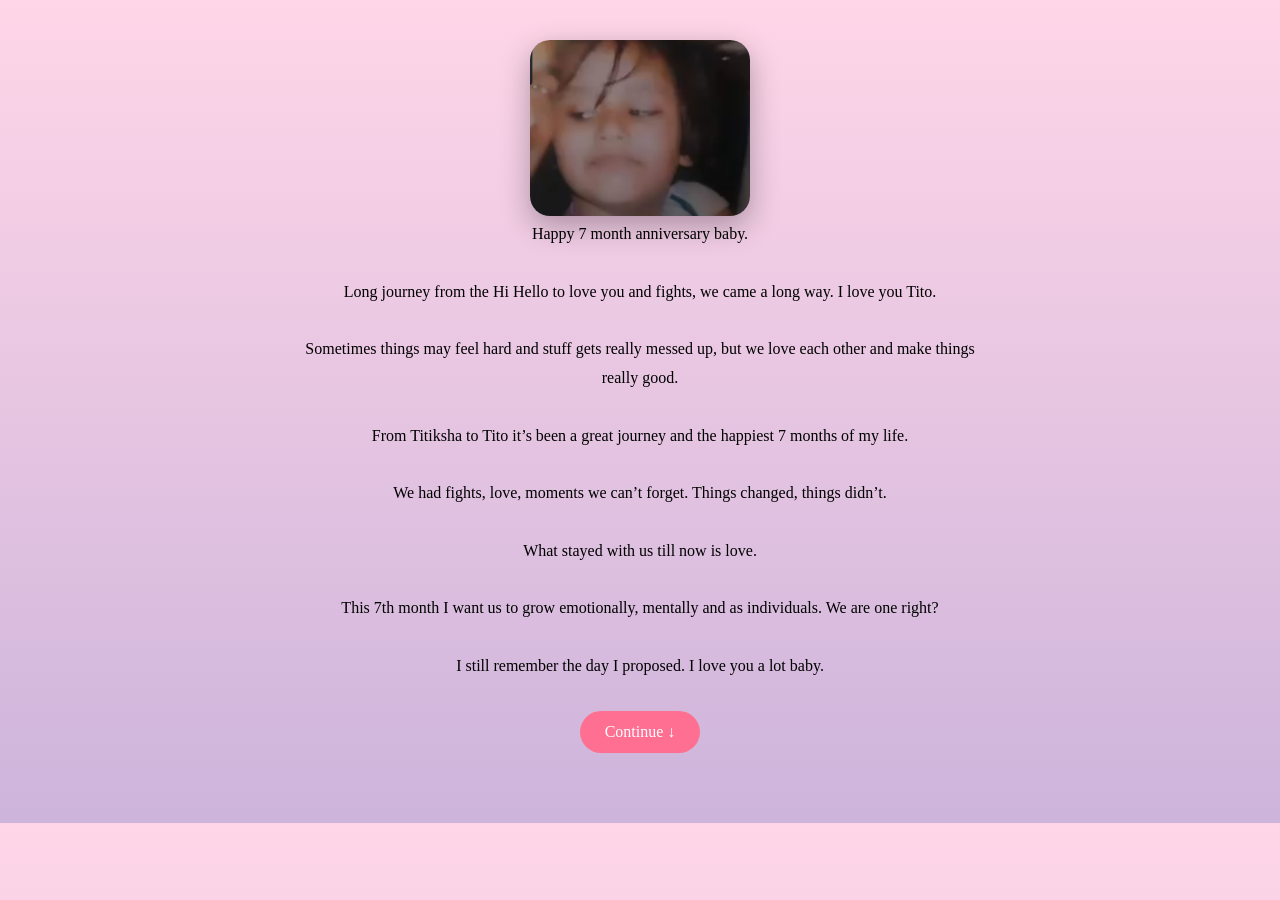
<file: index.html>
<!DOCTYPE html>
<html>
<head>
<meta charset="UTF-8">
<title>Happy 7 Months</title>
<link rel="stylesheet" href="css/style.css">
</head>
<body class="page1">

<div class="hearts"></div>

<div class="container">
  <img src="assets/her.jpg" class="hero-img">

  <div class="letter">
    Happy 7 month anniversary baby.<br><br>

    Long journey from the Hi Hello to love you and fights,
    we came a long way. I love you Tito.<br><br>

    Sometimes things may feel hard and stuff gets really messed up,
    but we love each other and make things really good.<br><br>

    From Titiksha to Tito it’s been a great journey and the happiest
    7 months of my life.<br><br>

    We had fights, love, moments we can’t forget.
    Things changed, things didn’t.<br><br>

    What stayed with us till now is love.<br><br>

    This 7th month I want us to grow emotionally,
    mentally and as individuals. We are one right?<br><br>

    I still remember the day I proposed.
    I love you a lot baby.
  </div>

  <a href="quiz.html" class="btn">Continue ↓</a>
</div>

<script src="js/main.js"></script>
</body>
</html>
</file>
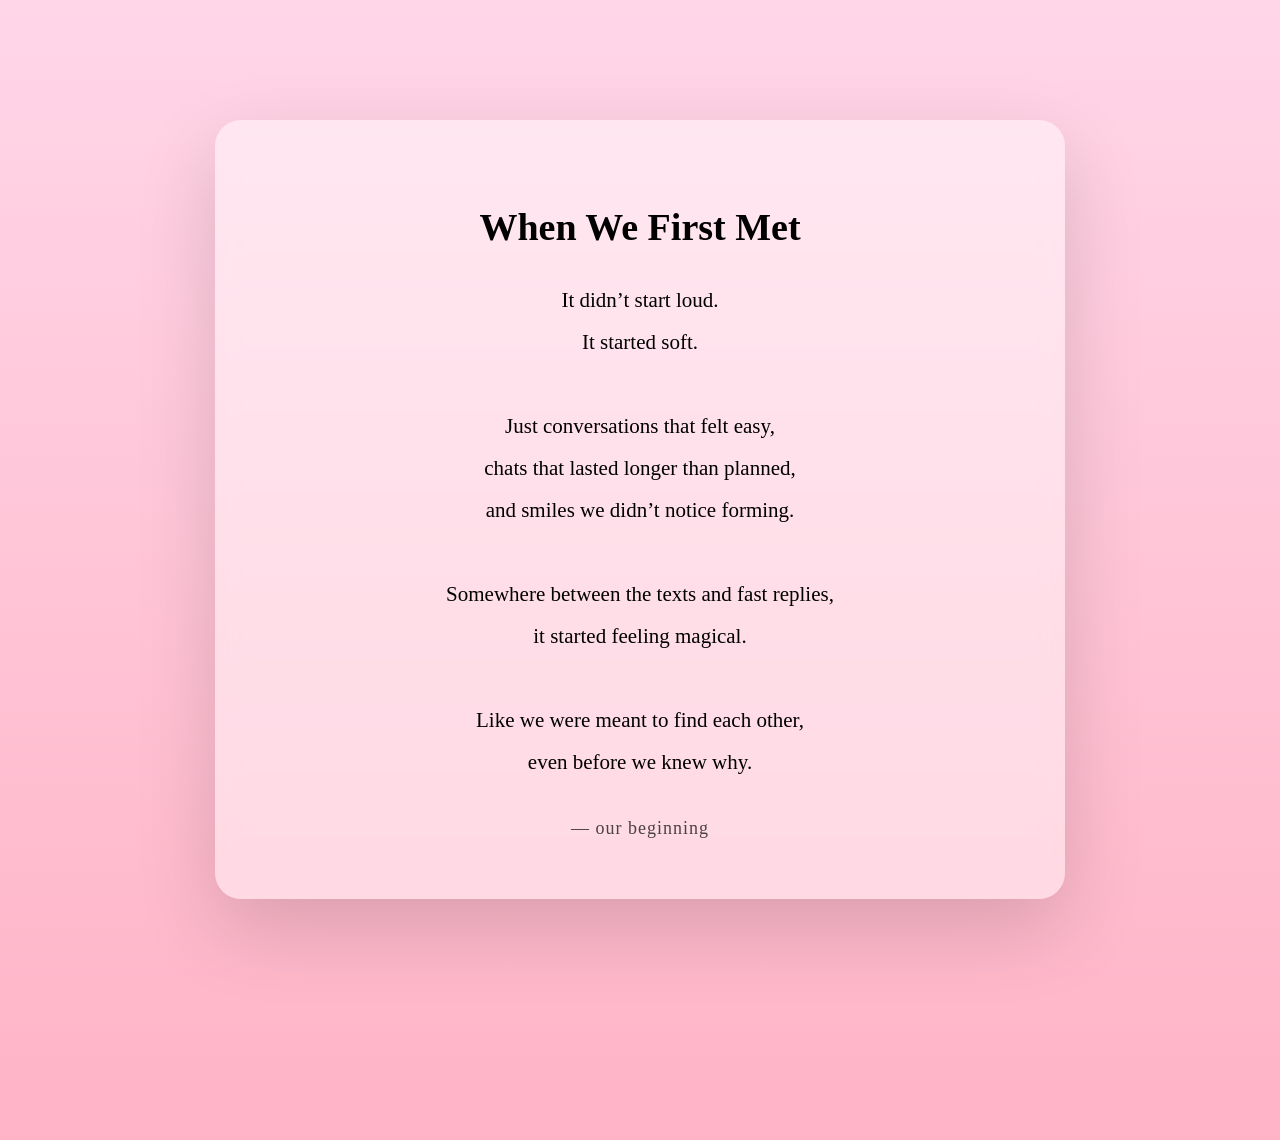
<file: moments.html>
<!DOCTYPE html>
<html lang="en">
<head>
  <meta charset="UTF-8">
  <title>When We First Met</title>
  <link rel="stylesheet" href="css/style.css">
</head>

<body class="page4">

  <!-- Falling hearts & flowers -->
  <div class="love-fall"></div>

  <!-- Main memory card -->
  <div class="memory-card">
    <h1>When We First Met</h1>

    <p>
      It didn’t start loud.<br>
      It started soft.<br><br>

      Just conversations that felt easy,<br>
      chats that lasted longer than planned,<br>
      and smiles we didn’t notice forming.<br><br>

      Somewhere between the texts and fast replies,<br>
      it started feeling magical.<br><br>

      Like we were meant to find each other,<br>
      even before we knew why.
    </p>

    <div class="signature">— our beginning</div>
  </div>

  <script src="js/main.js"></script>
</body>
</html>
</file>
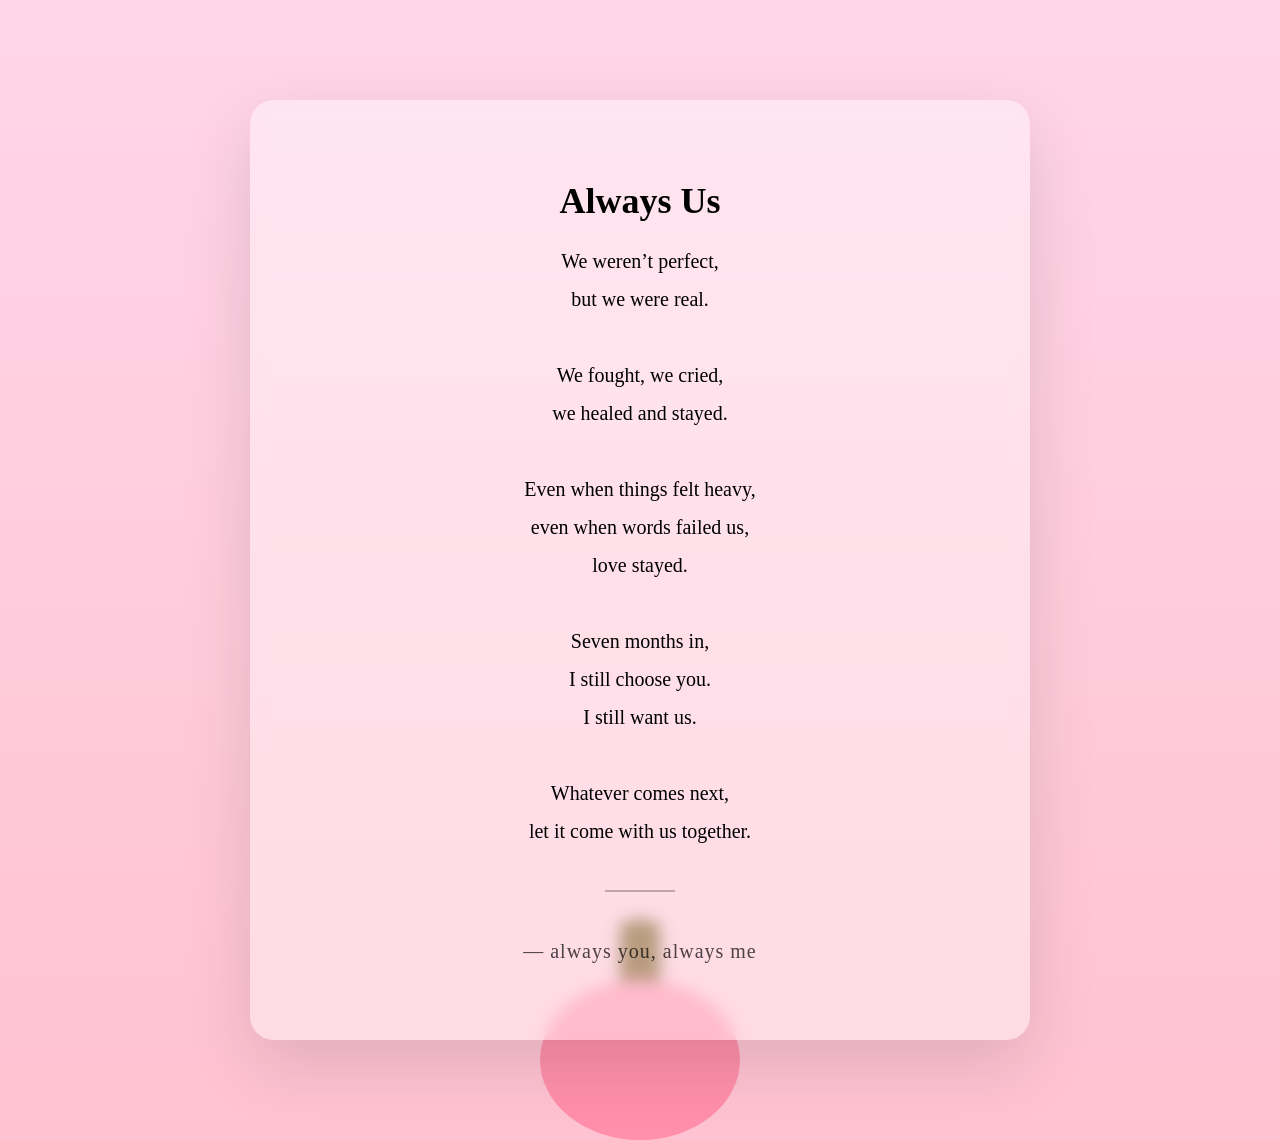
<file: poem.html>
<!DOCTYPE html>
<html lang="en">
<head>
  <meta charset="UTF-8">
  <title>Always Us</title>
  <link rel="stylesheet" href="css/style.css">
</head>
<body class="page5">

  <!-- Floating hearts -->
  <div class="hearts"></div>

  <!-- Tree -->
  <div class="tree">
    <div class="trunk"></div>
    <div class="leaves"></div>
  </div>

  <!-- Text container -->
  <div class="poem-card">
    <h2>Always Us</h2>
    <p>
      We weren’t perfect,<br>
      but we were real.<br><br>

      We fought, we cried,<br>
      we healed and stayed.<br><br>

      Even when things felt heavy,<br>
      even when words failed us,<br>
      love stayed.<br><br>

      Seven months in,<br>
      I still choose you.<br>
      I still want us.<br><br>

      Whatever comes next,<br>
      let it come with us together.
    </p>

    <div class="divider"></div>
    <p class="closing">— always you, always me</p>
  </div>

  <script src="js/main.js"></script>
</body>
</html>
</file>
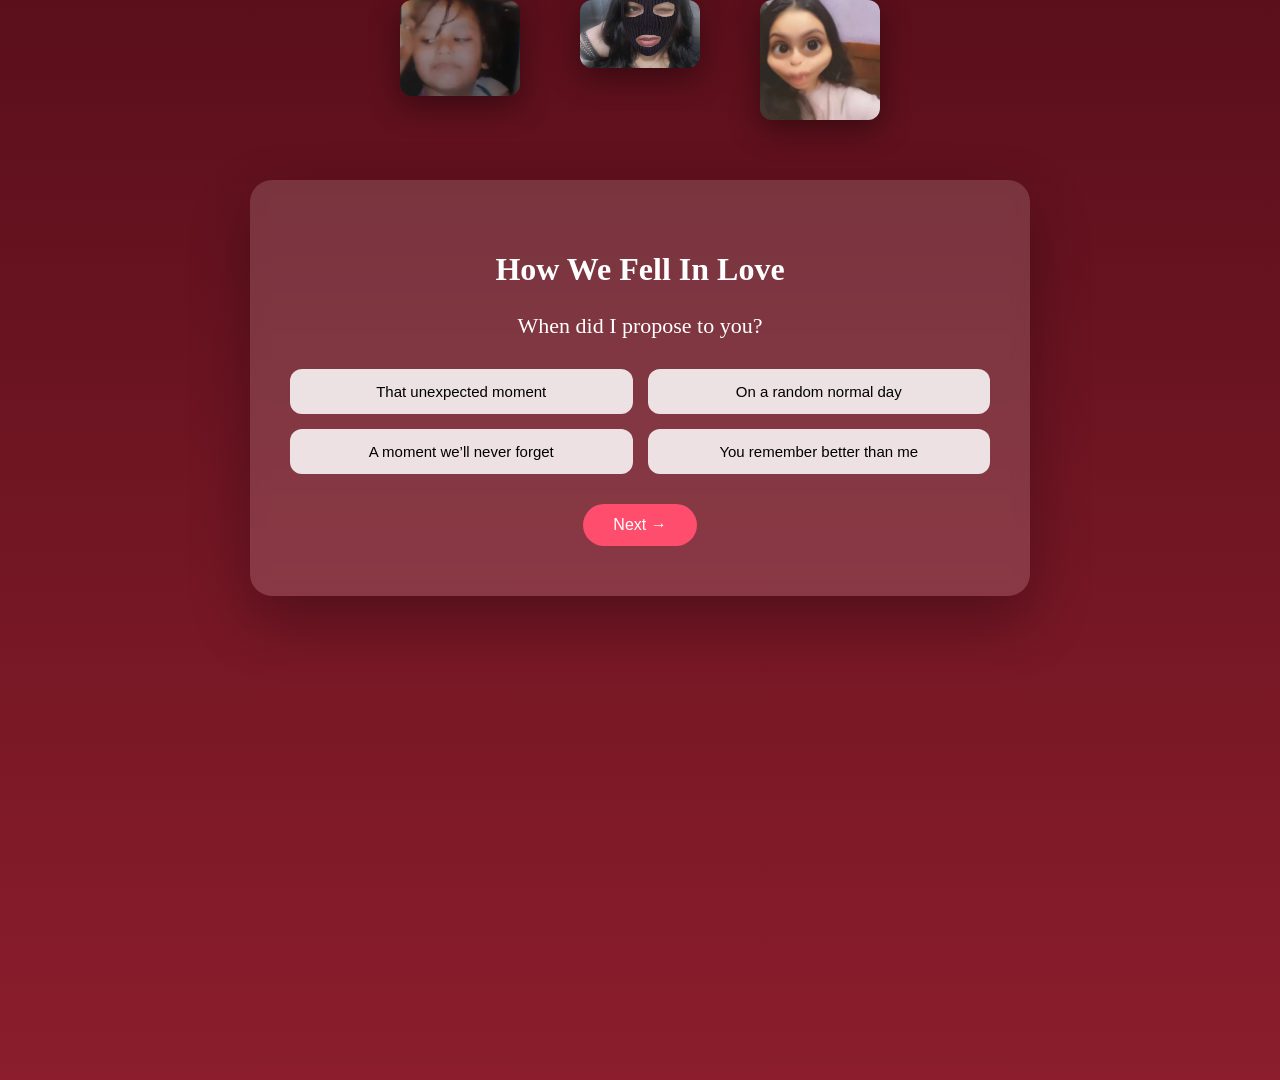
<file: quiz.html>
<!DOCTYPE html>
<html>
<head>
<meta charset="UTF-8">
<title>Our Story</title>
<link rel="stylesheet" href="css/style.css">
</head>
<body class="page2">

  <!-- Falling flowers -->
  <div class="flowers"></div>

  <!-- Hanging photos -->
  <div class="hanging-photos">
    <div class="photo">
      <span class="string"></span>
      <img src="assets/her.jpg">
    </div>
    <div class="photo">
      <span class="string"></span>
      <img src="assets/pic1.jpg">
    </div>
    <div class="photo">
      <span class="string"></span>
      <img src="assets/pic2.jpg">
    </div>
  </div>

  <!-- Quiz card -->
  <div class="quiz-card">
    <h1>How We Fell In Love</h1>

    <p id="question">
      When did I propose to you?
    </p>

    <div class="answers">
      <button>That unexpected moment</button>
      <button>On a random normal day</button>
      <button>A moment we’ll never forget</button>
      <button>You remember better than me</button>
    </div>

    <button class="next-btn">Next →</button>
  </div>

  <script src="js/main.js"></script>
</body>
</html>
</file>
<file: css/style.css>
body {
  margin: 0;
  font-family: Georgia, serif;
  text-align: center;
  background: linear-gradient(#ffd6e8,#cdb4db);
}

.container { padding: 40px; }

.hero-img {
  width: 220px;
  border-radius: 20px;
  box-shadow: 0 10px 30px rgba(0,0,0,.3);
}

.letter {
  max-width: 700px;
  margin: auto;
  line-height: 1.8;
}

.btn {
  display: inline-block;
  margin: 30px;
  padding: 12px 25px;
  background: #ff6f91;
  color: white;
  border-radius: 25px;
  text-decoration: none;
}

/* HEARTS */
.hearts {
  position: fixed;
  inset: 0;
  pointer-events: none;
}

.heart {
  position: absolute;
  bottom: -20px;
  width: 14px;
  height: 14px;
  background: pink;
  transform: rotate(45deg);
  animation: floatUp linear forwards;
}

.heart::before,.heart::after{
  content:"";
  width:14px;height:14px;
  background:pink;
  border-radius:50%;
  position:absolute;
}

.heart::before{top:-7px}
.heart::after{left:-7px}

@keyframes floatUp {
  to { transform: translateY(-110vh) rotate(45deg); opacity:0; }
}

/* TREE */
.tree img {
  width:120px;
  margin:10px;
  animation:swing 3s infinite alternate;
}

@keyframes swing {
  from{transform:rotate(-3deg)}
  to{transform:rotate(3deg)}
}

/* OCEAN */
.ocean {
  height:100vh;
  background:linear-gradient(#89cff0,#004e92);
  display:flex;
  justify-content:center;
  align-items:center;
}

.ship {
  background:white;
  padding:20px;
  border-radius:10px;
  animation:sail 12s linear infinite, bob 2s ease-in-out infinite;
}

@keyframes sail {
  from{transform:translateX(-100vw)}
  to{transform:translateX(100vw)}
}

@keyframes bob {
  50%{transform:translateY(10px)}
}

/* TIMELINE */
.timeline div {
  opacity:0;
  transform:translateY(40px);
  transition:1s;
  margin:40px;
  font-size:22px;
}

.timeline div.show {
  opacity:1;
  transform:none;
}

.poem {
  margin-top:120px;
  font-size:24px;
}
/* ===== FIX LAST PAGE (POEM) ===== */

.page5 {
  min-height: 100vh;
  padding: 80px 20px;
  overflow-y: auto;
}

.page5 body {
  overflow-y: auto;
}

.poem {
  max-width: 800px;
  margin: 0 auto;
  line-height: 1.8;
  padding-bottom: 100px;
}
/* ===== LAST PAGE ===== */
.page5 {
  min-height: 100vh;
  background: linear-gradient(180deg, #ffd6e8, #ffc2d1);
  position: relative;
  overflow-x: hidden;
  padding: 100px 20px;
  text-align: center;
  font-family: Georgia, serif;
}
.poem-card {
  max-width: 700px;
  margin: 0 auto;
  background: rgba(255, 255, 255, 0.4);
  backdrop-filter: blur(8px);
  border-radius: 24px;
  padding: 50px 40px;
  box-shadow: 0 25px 70px rgba(0,0,0,0.12);
  animation: fadeUp 1.5s ease forwards;
}

.poem-card h2 {
  font-size: 36px;
  margin-bottom: 20px;
}

.poem-card p {
  font-size: 20px;
  line-height: 1.9;
}

.closing {
  margin-top: 20px;
  font-size: 18px;
  opacity: 0.7;
  letter-spacing: 1px;
}

.divider {
  width: 70px;
  height: 2px;
  background: rgba(0,0,0,0.25);
  margin: 40px auto;
}

@keyframes fadeUp {
  from {
    opacity: 0;
    transform: translateY(30px);
  }
  to {
    opacity: 1;
    transform: translateY(0);
  }
}
.hearts {
  position: fixed;
  inset: 0;
  pointer-events: none;
  z-index: 1;
}

.heart {
  position: absolute;
  bottom: -20px;
  width: 14px;
  height: 14px;
  background: #ff5d8f;
  transform: rotate(45deg);
  animation: floatUp linear forwards;
}

.heart::before,
.heart::after {
  content: "";
  position: absolute;
  width: 14px;
  height: 14px;
  background: #ff5d8f;
  border-radius: 50%;
}

.heart::before { top: -7px; left: 0; }
.heart::after { left: -7px; top: 0; }

@keyframes floatUp {
  to {
    transform: translateY(-120vh) rotate(45deg);
    opacity: 0;
  }
}
.tree {
  position: absolute;
  bottom: 0;
  left: 50%;
  transform: translateX(-50%);
  z-index: 0;
}

.trunk {
  width: 40px;
  height: 140px;
  background: #8b5a2b;
  margin: 0 auto;
  border-radius: 10px;
}

.leaves {
  width: 200px;
  height: 160px;
  background: #ff8fab;
  border-radius: 50%;
  margin: -80px auto 0;
  animation: sway 4s ease-in-out infinite;
}

@keyframes sway {
  0%, 100% { transform: rotate(-2deg); }
  50% { transform: rotate(2deg); }
}
.page2 {
  min-height: 100vh;
  background: linear-gradient(180deg, #5a0f1b, #8b1d2c);
  overflow-x: hidden;
overflow-y: auto;
  padding-top: 180px;
  font-family: Georgia, serif;
}
.hanging-photos {
  position: absolute;
  top: 0;
  width: 100%;
  display: flex;
  justify-content: center;
  gap: 60px;
}

.photo {
  position: relative;
  animation: swing 4s ease-in-out infinite;
}

.photo img {
  width: 120px;
  border-radius: 12px;
  box-shadow: 0 10px 30px rgba(0,0,0,0.4);
}

.string {
  position: absolute;
  top: -120px;
  left: 50%;
  width: 2px;
  height: 120px;
  background: #3b0a12;
  transform: translateX(-50%);
}

@keyframes swing {
  0%,100% { transform: rotate(-2deg); }
  50% { transform: rotate(2deg); }
}
.quiz-card {
  max-width: 700px;
  margin: 0 auto;
  background: rgba(255,255,255,0.15);
  backdrop-filter: blur(8px);
  border-radius: 22px;
  padding: 50px 40px;
  text-align: center;
  color: #fff;
  box-shadow: 0 25px 60px rgba(0,0,0,0.3);
}

.quiz-card h1 {
  margin-bottom: 25px;
}

.quiz-card p {
  font-size: 22px;
  margin-bottom: 30px;
}
.answers {
  display: grid;
  grid-template-columns: 1fr 1fr;
  gap: 15px;
  margin-bottom: 30px;
}

.answers button {
  padding: 14px;
  border: none;
  border-radius: 12px;
  background: rgba(255,255,255,0.85);
  cursor: pointer;
  font-size: 15px;
  transition: 0.3s;
}

.answers button:hover {
  background: #ffb3c1;
}
.next-btn {
  padding: 12px 30px;
  background: #ff4d6d;
  border: none;
  border-radius: 30px;
  color: white;
  font-size: 16px;
  cursor: pointer;
}
.flowers {
  position: fixed;
  inset: 0;
  pointer-events: none;
}

.flower {
  position: absolute;
  top: -20px;
  width: 12px;
  height: 12px;
  background: #ffb3c1;
  border-radius: 50%;
  opacity: 0.8;
  animation: fall linear forwards;
}

@keyframes fall {
  to {
    transform: translateY(120vh) rotate(360deg);
    opacity: 0;
  }
}
.page3 {
  min-height: 100vh;
  background: linear-gradient(to top, #021024, #04395e);
  overflow: hidden;
  position: relative;
  font-family: Georgia, serif;
}

.ocean {
  position: absolute;
  bottom: 0;
  width: 100%;
  height: 40%;
}

.wave {
  position: absolute;
  width: 200%;
  height: 100px;
  background: rgba(255,255,255,0.1);
  border-radius: 100%;
  animation: waveMove 6s linear infinite;
}

.wave1 {
  bottom: 30px;
}

.wave2 {
  bottom: 0;
  animation-duration: 8s;
}

@keyframes waveMove {
  from { transform: translateX(0); }
  to { transform: translateX(-50%); }
}
.ship {
  position: absolute;
  bottom: 35%;
  left: 50%;
  transform: translateX(-50%);
  animation: shipFloat 4s ease-in-out infinite;
}

.ship-body {
  width: 140px;
  height: 40px;
  background: #5a3e2b;
  border-radius: 0 0 20px 20px;
}

.ship-top {
  width: 60px;
  height: 30px;
  background: #fff;
  margin: -30px auto 0;
  border-radius: 5px;
}

@keyframes shipFloat {
  0%,100% { transform: translate(-50%, 0); }
  50% { transform: translate(-50%, -8px); }
}
.ship-message {
  position: absolute;
  top: 20%;
  left: 50%;
  transform: translateX(-50%);
  max-width: 600px;
  background: rgba(255,255,255,0.15);
  backdrop-filter: blur(6px);
  padding: 40px;
  border-radius: 20px;
  color: #fff;
  text-align: center;
  animation: fadeIn 2s ease forwards;
}

.ship-message p {
  font-size: 20px;
  line-height: 1.8;
}

@keyframes fadeIn {
  from { opacity: 0; transform: translate(-50%, 20px); }
  to { opacity: 1; transform: translate(-50%, 0); }
}
.page4 {
  min-height: 100vh;
  background: linear-gradient(180deg, #ffd6e8, #ffb3c6);
  overflow-x: hidden;
  position: relative;
  padding: 120px 20px;
  font-family: Georgia, serif;
}
.memory-card {
  max-width: 750px;
  margin: 0 auto;
  background: rgba(255,255,255,0.45);
  backdrop-filter: blur(10px);
  border-radius: 26px;
  padding: 60px 50px;
  text-align: center;
  box-shadow: 0 30px 80px rgba(0,0,0,0.15);
  animation: fadeUp 1.8s ease forwards;
}

.memory-card h1 {
  font-size: 38px;
  margin-bottom: 30px;
}

.memory-card p {
  font-size: 21px;
  line-height: 2;
}

.signature {
  margin-top: 35px;
  font-size: 18px;
  opacity: 0.7;
  letter-spacing: 1px;
}
.love-fall {
  position: fixed;
  inset: 0;
  pointer-events: none;
  z-index: 0;
}

.love-item {
  position: absolute;
  top: -20px;
  width: 14px;
  height: 14px;
  background: #ff4d6d;
  transform: rotate(45deg);
  opacity: 0.8;
  animation: fallLove linear forwards;
}

.love-item::before,
.love-item::after {
  content: "";
  position: absolute;
  width: 14px;
  height: 14px;
  background: #ff4d6d;
  border-radius: 50%;
}

.love-item::before { top: -7px; left: 0; }
.love-item::after { left: -7px; top: 0; }

@keyframes fallLove {
  to {
    transform: translateY(120vh) rotate(45deg);
    opacity: 0;
  }
}
body {
  overflow-y: auto;
}
</file>
